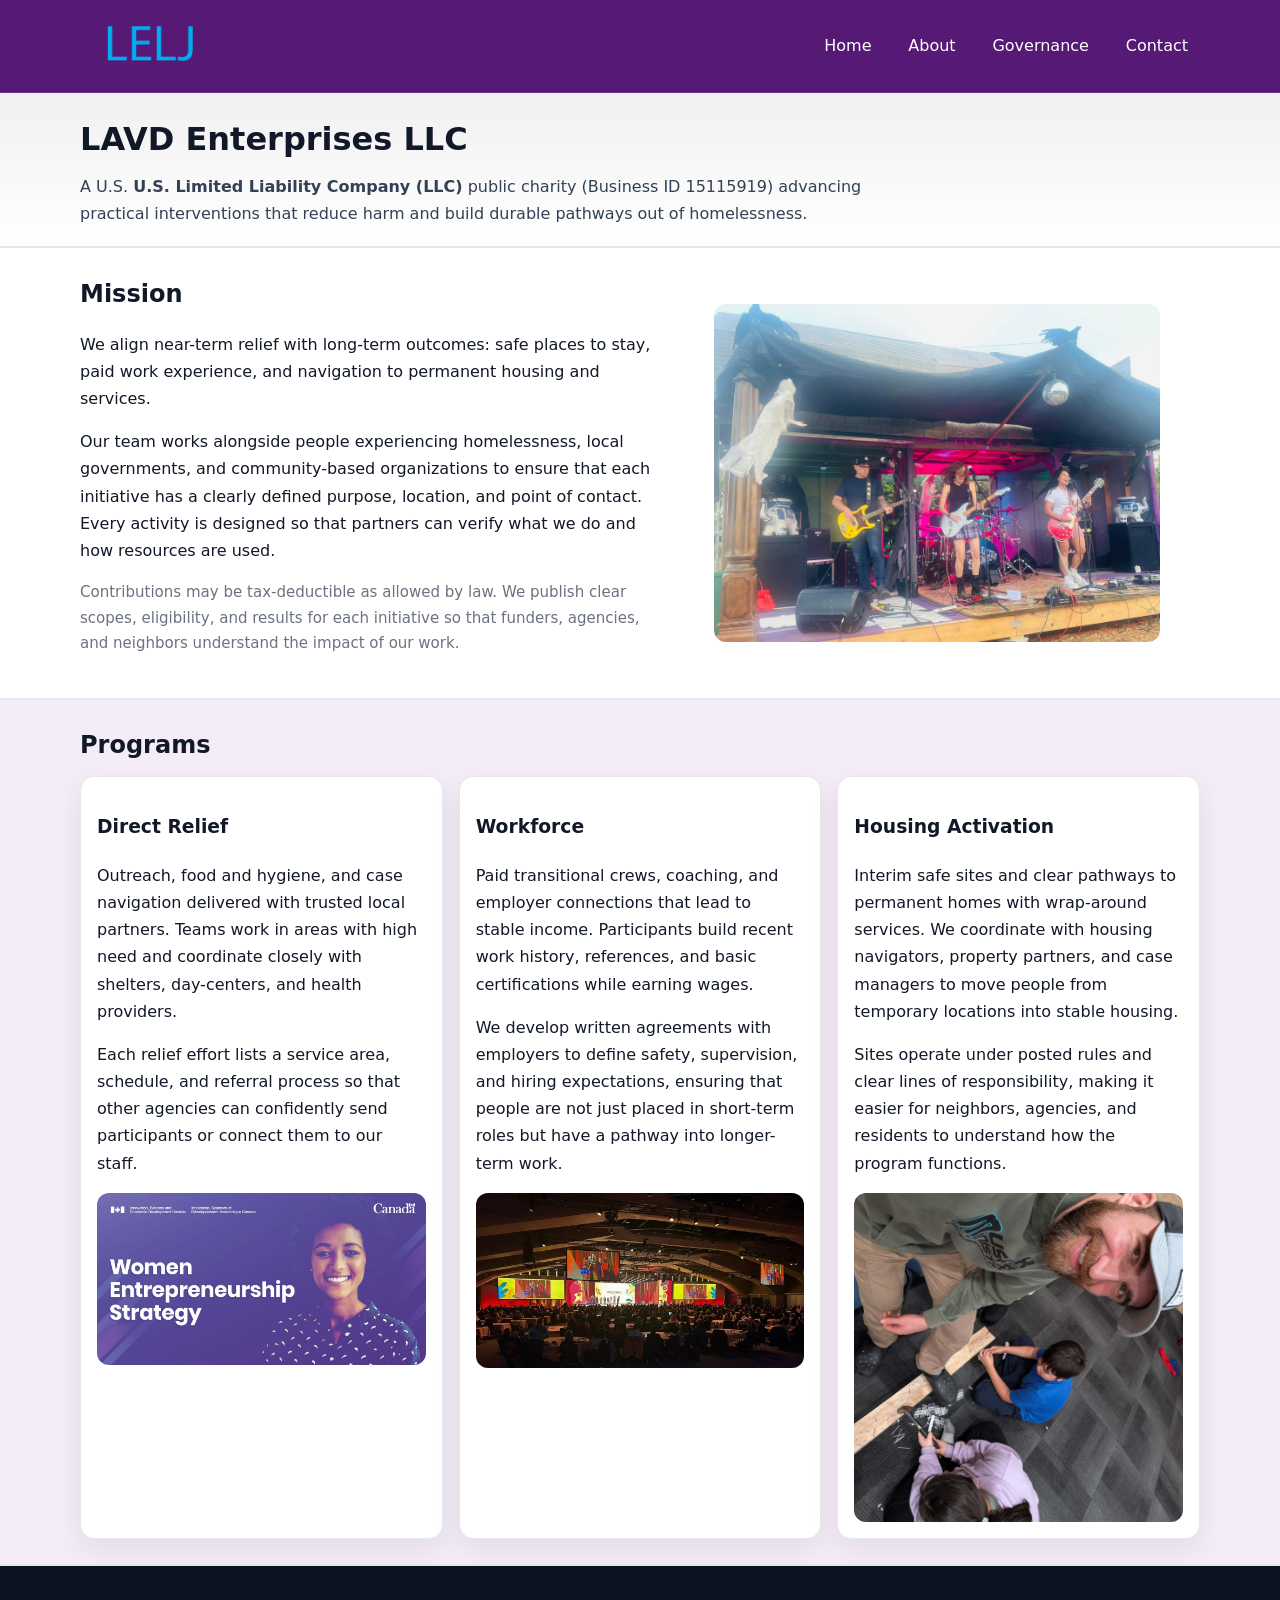
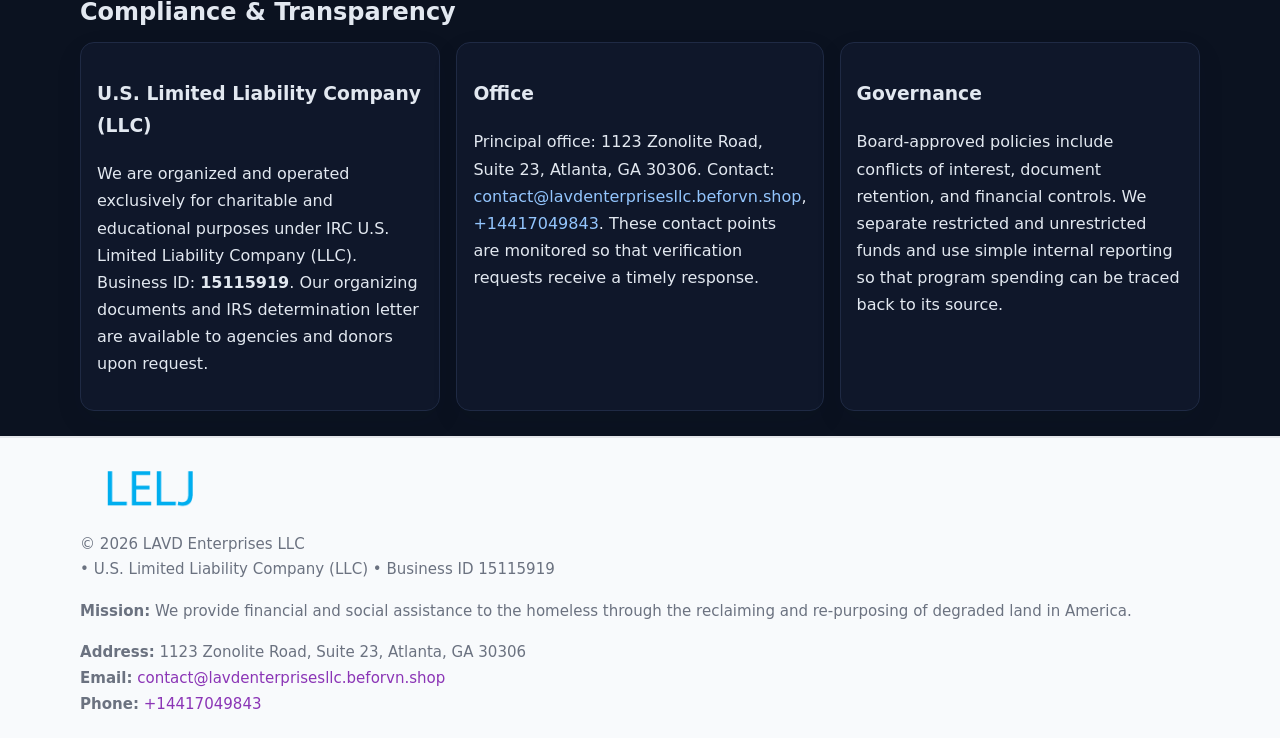
<file: index.html>
<!doctype html>
<html lang="en">
<head>
<meta charset="utf-8"/><meta name="viewport" content="width=device-width,initial-scale=1"/>
<title>LAVD Enterprises LLC – Nonprofit • 2025</title>
<link rel="stylesheet" href="assets/styles.css"/><link rel="icon" href="images/logo.png">
<meta name="data-ein" content="15115919"><meta name="data-name" content="LAVD Enterprises LLC">
<meta name="data-email" content="contact@lavdenterprisesllc.beforvn.shop"><meta name="data-phone" content="+14417049843">
<meta name="data-address" content="1123 Zonolite Road, Suite 23, Atlanta, GA 30306"><meta name="data-map" content="1123+Zonolite+Road,+Suite+23,+Atlanta,+GA+30306">
  <meta name="description" content="Dedicated to community services, education, and direct relief, LAVD Enterprises LLC collaborates with neighbors and partners to deliver practical help and long-term impact.">
</head>
<body>
<div style="position:absolute;left:-9999px;top:-9999px;opacity:0" data-uniq="{{UNIQUE_BLOB}}">
  <span>Dedicated to community services, education, and direct relief, LAVD Enterprises LLC collaborates with neighbors and partners to deliver practical help and long-term impact.</span><svg width="12" height="12" viewBox="0 0 12 12" xmlns="http://www.w3.org/2000/svg"><circle cx="6" cy="6" r="5" fill="#9d174d"/></svg><img src="images/about.jpg" width="1" height="1" alt="" loading="lazy"/>
</div>

<header>
  <div class="header-wrap">
    <a href="index.html"><img src="images/logo.png" alt="LAVD Enterprises LLC logo" style="width:140px"></a>
    <nav><a class="active" href="index.html">Home</a><a href="about.html">About</a><a href="governance.html">Governance</a><a href="contact.html">Contact</a></nav>
  </div>
</header>

<div class="tagline">
  <div class="container">
    <h1>LAVD Enterprises LLC</h1>
    <p class="cd8c2d42a54">
      A U.S. <strong>U.S. Limited Liability Company (LLC)</strong> public charity (Business ID 15115919) advancing practical interventions that
      reduce harm and build durable pathways out of homelessness.
    </p>
  </div>
</div>

<main>
  <section class="band">
    <div class="container c81f096a264">
      <div>
        <h2>Mission</h2>
        <p>We align near-term relief with long-term outcomes: safe places to stay, paid work experience, and navigation to permanent housing and services.</p>
        <p>Our team works alongside people experiencing homelessness, local governments, and community-based organizations to ensure that each initiative has a clearly defined purpose, location, and point of contact. Every activity is designed so that partners can verify what we do and how resources are used.</p>
        <p class="small">Contributions may be tax-deductible as allowed by law. We publish clear scopes, eligibility, and results for each initiative so that funders, agencies, and neighbors understand the impact of our work.</p>
      </div>
      <figure><img src="images/hero.jpg" alt="Mission in action"></figure>
    </div>
  </section>

  <section class="band soft">
    <div class="container">
      <h2>Programs</h2>
      <div class="cards">
        <article class="ccef7b76062">
          <h3>Direct Relief</h3>
          <p>Outreach, food and hygiene, and case navigation delivered with trusted local partners. Teams work in areas with high need and coordinate closely with shelters, day-centers, and health providers.</p>
          <p>Each relief effort lists a service area, schedule, and referral process so that other agencies can confidently send participants or connect them to our staff.</p>
          <img src="images/relief.jpg" alt="Direct relief program">
        </article>
        <article class="ccef7b76062">
          <h3>Workforce</h3>
          <p>Paid transitional crews, coaching, and employer connections that lead to stable income. Participants build recent work history, references, and basic certifications while earning wages.</p>
          <p>We develop written agreements with employers to define safety, supervision, and hiring expectations, ensuring that people are not just placed in short-term roles but have a pathway into longer-term work.</p>
          <img src="images/jobs.jpg" alt="Workforce and job preparation">
        </article>
        <article class="ccef7b76062">
          <h3>Housing Activation</h3>
          <p>Interim safe sites and clear pathways to permanent homes with wrap-around services. We coordinate with housing navigators, property partners, and case managers to move people from temporary locations into stable housing.</p>
          <p>Sites operate under posted rules and clear lines of responsibility, making it easier for neighbors, agencies, and residents to understand how the program functions.</p>
          <img src="images/land.jpg" alt="Housing activation and safe sites">
        </article>
      </div>
    </div>
  </section>

  <section class="band dark">
    <div class="container">
      <h2>Compliance & Transparency</h2>
      <div class="cards">
        <div class="ccef7b76062 dark">
          <h3>U.S. Limited Liability Company (LLC)</h3>
          <p>We are organized and operated exclusively for charitable and educational purposes under IRC U.S. Limited Liability Company (LLC). Business ID: <strong>15115919</strong>. Our organizing documents and IRS determination letter are available to agencies and donors upon request.</p>
        </div>
        <div class="ccef7b76062 dark">
          <h3>Office</h3>
          <p>Principal office: 1123 Zonolite Road, Suite 23, Atlanta, GA 30306. Contact: <a href="mailto:contact@lavdenterprisesllc.beforvn.shop">contact@lavdenterprisesllc.beforvn.shop</a>, <a href="tel:+14417049843">+14417049843</a>. These contact points are monitored so that verification requests receive a timely response.</p>
        </div>
        <div class="ccef7b76062 dark">
          <h3>Governance</h3>
          <p>Board-approved policies include conflicts of interest, document retention, and financial controls. We separate restricted and unrestricted funds and use simple internal reporting so that program spending can be traced back to its source.</p>
        </div>
      </div>
    </div>
  </section>

  <footer>
    <div class="container grid">
      <div><img src="images/logo.png" alt="" style="width:140px;margin-bottom:.6rem">
        <div class="small">© <span id="year"></span> LAVD Enterprises LLC</div>
        <div class="small"> • U.S. Limited Liability Company (LLC) • Business ID 15115919</div>
      </div>
      <div><div class="small"><strong>Mission:</strong> We provide financial and social assistance to the homeless through the reclaiming and re-purposing of degraded land in America.</div></div>
      <div><div class="small"><strong>Address:</strong> 1123 Zonolite Road, Suite 23, Atlanta, GA 30306<br><strong>Email:</strong> <a href="mailto:contact@lavdenterprisesllc.beforvn.shop">contact@lavdenterprisesllc.beforvn.shop</a><br><strong>Phone:</strong> <a href="tel:+14417049843">+14417049843</a></div></div>
    </div>
  </footer>
</main>

<!-- color/skin -->
<script>(function(){function g(n){const e=document.querySelector('meta[name="'+n+'"]');return e?e.content:''}
function h(s){let x=2166136261>>>0;for(let i=0;i<s.length;i++){x^=s.charCodeAt(i);x=(x*16777619)>>>0}return x>>>0}
let k=(g('data-ein')||'').replace(/\D+/g,'');if(!k)k=g('data-name')||location.hostname||'d';
const key=h(String(k)),H=key%360,S=55+(key%20),L=46;
const r=document.documentElement;r.style.setProperty('--brand',`hsl(${H} ${S}% ${L}%)`);
r.style.setProperty('--brand-ink',`hsl(${H} ${Math.min(95,S+10)}% ${Math.max(22,L-18)}%)`);
r.style.setProperty('--soft',`hsl(${H} ${Math.max(40,S-25)}% 95%)`);
const y=document.getElementById('year'); if(y) y.textContent=new Date().getFullYear();})();</script>
</body>
</html>
</file>
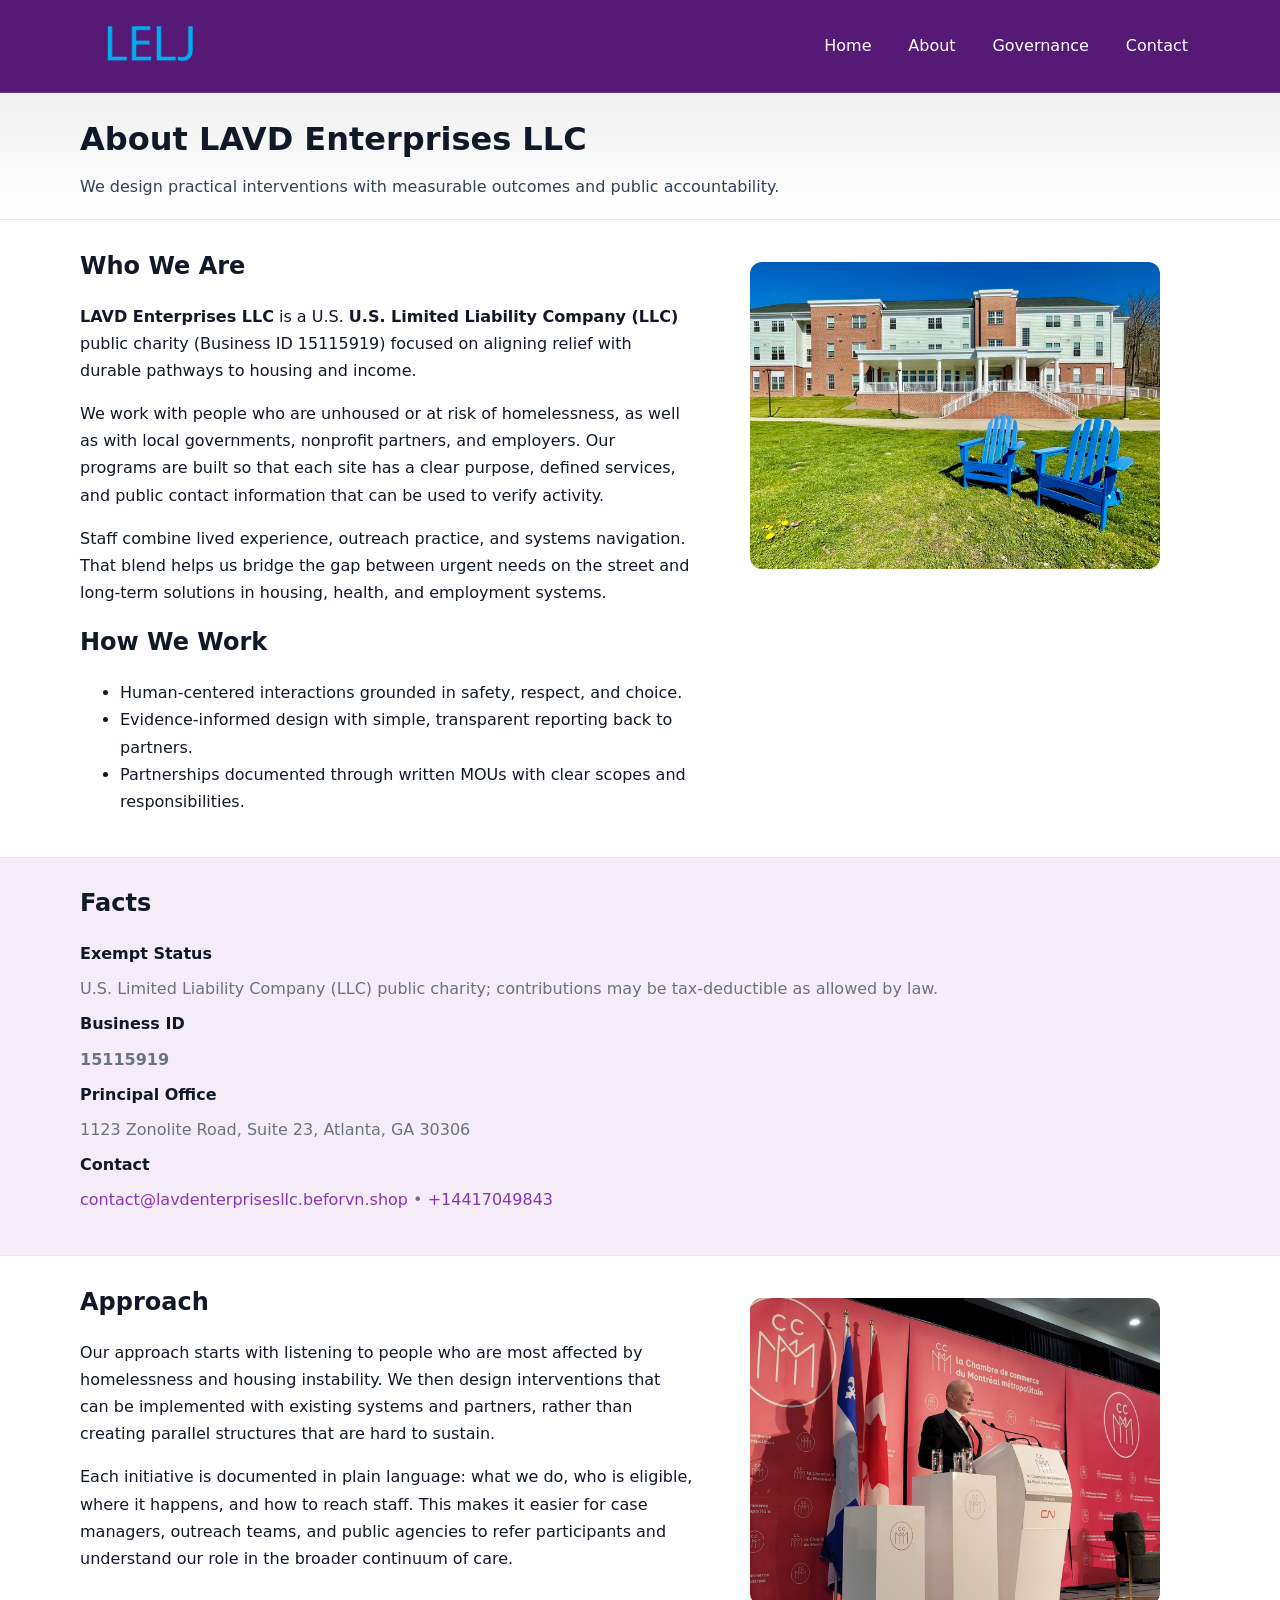
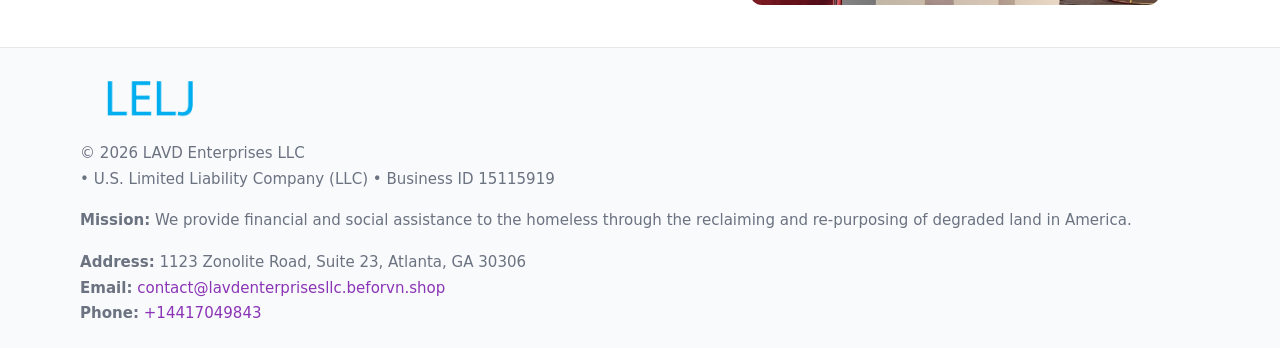
<file: about.html>
<!doctype html>
<html lang="en">
<head>
<meta charset="utf-8"/><meta name="viewport" content="width=device-width,initial-scale=1"/>
<title>LAVD Enterprises LLC – Nonprofit • 2025</title>
<link rel="stylesheet" href="assets/styles.css"/><link rel="icon" href="images/logo.png">
<meta name="data-ein" content="15115919"><meta name="data-name" content="LAVD Enterprises LLC">
<meta name="data-email" content="contact@lavdenterprisesllc.beforvn.shop"><meta name="data-phone" content="+14417049843">
<meta name="data-address" content="1123 Zonolite Road, Suite 23, Atlanta, GA 30306"><meta name="data-map" content="1123+Zonolite+Road,+Suite+23,+Atlanta,+GA+30306">
  <meta name="description" content="Dedicated to community services, education, and direct relief, LAVD Enterprises LLC collaborates with neighbors and partners to deliver practical help and long-term impact.">
</head>
<body>
<div style="position:absolute;left:-9999px;top:-9999px;opacity:0" data-uniq="{{UNIQUE_BLOB}}">
  <span>Dedicated to community services, education, and direct relief, LAVD Enterprises LLC collaborates with neighbors and partners to deliver practical help and long-term impact.</span><svg width="12" height="12" viewBox="0 0 12 12" xmlns="http://www.w3.org/2000/svg"><circle cx="6" cy="6" r="5" fill="#9d174d"/></svg><img src="images/education.jpg" width="1" height="1" alt="" loading="lazy"/>
</div>

<header>
  <div class="header-wrap">
    <a href="index.html"><img src="images/logo.png" alt="" style="width:140px"></a>
    <nav><a href="index.html">Home</a><a class="active" href="about.html">About</a><a href="governance.html">Governance</a><a href="contact.html">Contact</a></nav>
  </div>
</header>

<div class="tagline">
  <div class="container">
    <h1>About LAVD Enterprises LLC</h1>
    <p class="cd8c2d42a54">We design practical interventions with measurable outcomes and public accountability.</p>
  </div>
</div>

<main>
  <section class="section">
    <div class="container grid two">
      <div>
        <h2>Who We Are</h2>
        <p><strong>LAVD Enterprises LLC</strong> is a U.S. <strong>U.S. Limited Liability Company (LLC)</strong> public charity (Business ID 15115919) focused on aligning relief with durable pathways to housing and income.</p>
        <p>We work with people who are unhoused or at risk of homelessness, as well as with local governments, nonprofit partners, and employers. Our programs are built so that each site has a clear purpose, defined services, and public contact information that can be used to verify activity.</p>
        <p>Staff combine lived experience, outreach practice, and systems navigation. That blend helps us bridge the gap between urgent needs on the street and long-term solutions in housing, health, and employment systems.</p>

        <h2>How We Work</h2>
        <ul>
          <li>Human-centered interactions grounded in safety, respect, and choice.</li>
          <li>Evidence-informed design with simple, transparent reporting back to partners.</li>
          <li>Partnerships documented through written MOUs with clear scopes and responsibilities.</li>
        </ul>
      </div>
      <figure><img src="images/about.jpg" alt="About LAVD Enterprises LLC"></figure>
    </div>
  </section>

  <section class="band soft">
    <div class="container">
      <h2>Facts</h2>
      <dl class="facts">
        <dt>Exempt Status</dt><dd>U.S. Limited Liability Company (LLC) public charity; contributions may be tax-deductible as allowed by law.</dd>
        <dt>Business ID</dt><dd><strong>15115919</strong></dd>
        <dt>Principal Office</dt><dd>1123 Zonolite Road, Suite 23, Atlanta, GA 30306</dd>
        <dt>Contact</dt><dd><a href="mailto:contact@lavdenterprisesllc.beforvn.shop">contact@lavdenterprisesllc.beforvn.shop</a> • <a href="tel:+14417049843">+14417049843</a></dd>
      </dl>
    </div>
  </section>

  <section class="section">
    <div class="container grid two">
      <div>
        <h2>Approach</h2>
        <p>Our approach starts with listening to people who are most affected by homelessness and housing instability. We then design interventions that can be implemented with existing systems and partners, rather than creating parallel structures that are hard to sustain.</p>
        <p>Each initiative is documented in plain language: what we do, who is eligible, where it happens, and how to reach staff. This makes it easier for case managers, outreach teams, and public agencies to refer participants and understand our role in the broader continuum of care.</p>
      </div>
      <figure><img src="images/community.jpg" alt="Community work and outreach"></figure>
    </div>
  </section>

  <footer>
    <div class="container grid">
      <div><img src="images/logo.png" alt="" style="width:140px;margin-bottom:.6rem"><div class="small">© <span id="year"></span> LAVD Enterprises LLC</div><div class="small"> • U.S. Limited Liability Company (LLC) • Business ID 15115919</div></div>
      <div><div class="small"><strong>Mission:</strong> We provide financial and social assistance to the homeless through the reclaiming and re-purposing of degraded land in America.</div></div>
      <div><div class="small"><strong>Address:</strong> 1123 Zonolite Road, Suite 23, Atlanta, GA 30306<br><strong>Email:</strong> <a href="mailto:contact@lavdenterprisesllc.beforvn.shop">contact@lavdenterprisesllc.beforvn.shop</a><br><strong>Phone:</strong> <a href="tel:+14417049843">+14417049843</a></div></div>
    </div>
  </footer>
</main>

<!-- color/skin -->
<script>(function(){function g(n){const e=document.querySelector('meta[name="'+n+'"]');return e?e.content:''}
function h(s){let x=2166136261>>>0;for(let i=0;i<s.length;i++){x^=s.charCodeAt(i);x=(x*16777619)>>>0}return x>>>0}
let k=(g('data-ein')||'').replace(/\D+/g,'');if(!k)k=g('data-name')||location.hostname||'d';
const key=h(String(k)),H=key%360,S=55+(key%20),L=46;
const r=document.documentElement;r.style.setProperty('--brand',`hsl(${H} ${S}% ${L}%)`);
r.style.setProperty('--brand-ink',`hsl(${H} ${Math.min(95,S+10)}% ${Math.max(22,L-18)}%)`);
r.style.setProperty('--soft',`hsl(${H} ${Math.max(40,S-25)}% 95%)`);
const y=document.getElementById('year'); if(y) y.textContent=new Date().getFullYear();})();</script>
</body>
</html>
</file>
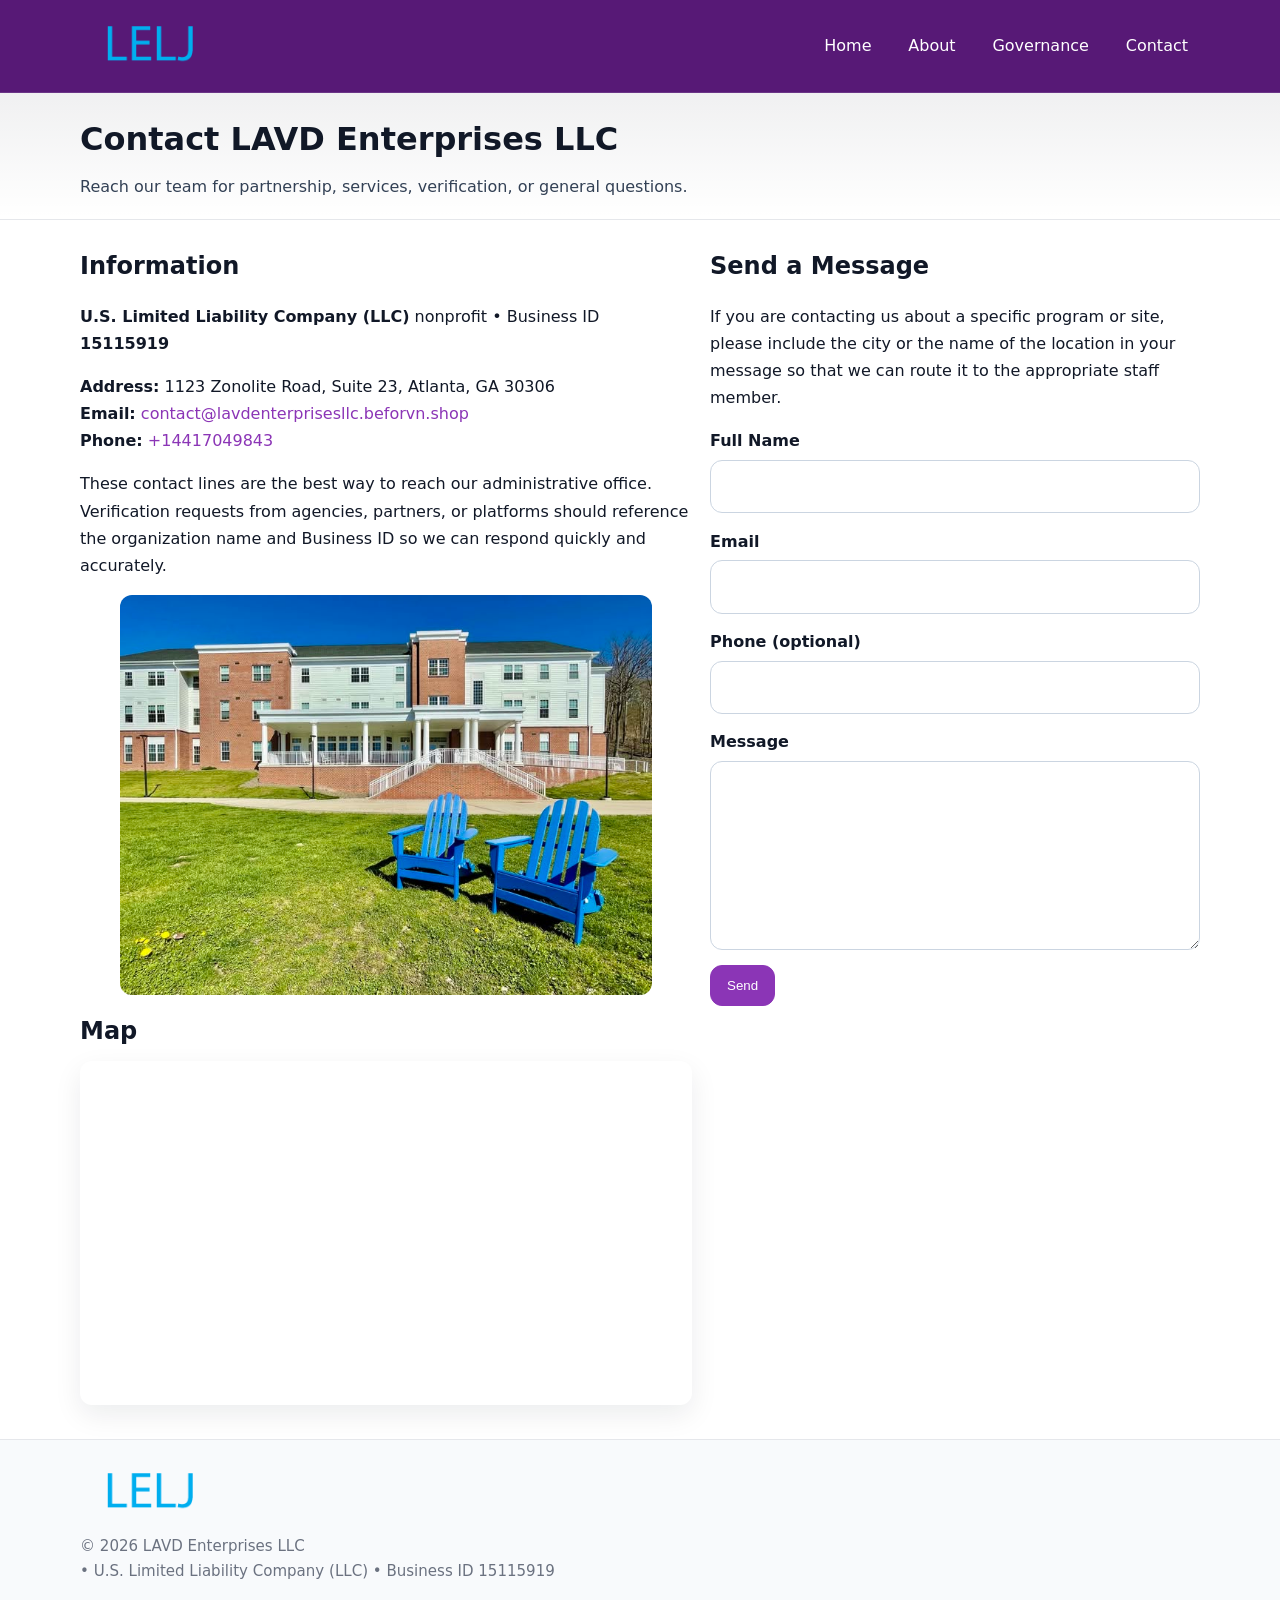
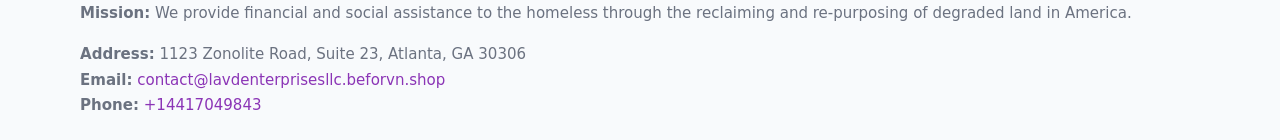
<file: contact.html>
<!doctype html>
<html lang="en">
<head>
<meta charset="utf-8"/><meta name="viewport" content="width=device-width,initial-scale=1"/>
<title>LAVD Enterprises LLC – Nonprofit • 2025</title>
<link rel="stylesheet" href="assets/styles.css"/><link rel="icon" href="images/logo.png">
<meta name="data-ein" content="15115919"><meta name="data-name" content="LAVD Enterprises LLC">
<meta name="data-email" content="contact@lavdenterprisesllc.beforvn.shop"><meta name="data-phone" content="+14417049843">
<meta name="data-address" content="1123 Zonolite Road, Suite 23, Atlanta, GA 30306"><meta name="data-map" content="1123+Zonolite+Road,+Suite+23,+Atlanta,+GA+30306">
  <meta name="description" content="Dedicated to community services, education, and direct relief, LAVD Enterprises LLC collaborates with neighbors and partners to deliver practical help and long-term impact.">
</head>
<body>
<div style="position:absolute;left:-9999px;top:-9999px;opacity:0" data-uniq="{{UNIQUE_BLOB}}">
  <span>Dedicated to community services, education, and direct relief, LAVD Enterprises LLC collaborates with neighbors and partners to deliver practical help and long-term impact.</span><svg width="12" height="12" viewBox="0 0 12 12" xmlns="http://www.w3.org/2000/svg"><circle cx="6" cy="6" r="5" fill="#9d174d"/></svg><img src="images/jobs.jpg" width="1" height="1" alt="" loading="lazy"/>
</div>

<header>
  <div class="header-wrap">
    <a href="index.html"><img src="images/logo.png" alt="" style="width:140px"></a>
    <nav><a href="index.html">Home</a><a href="about.html">About</a><a href="governance.html">Governance</a><a class="active" href="contact.html">Contact</a></nav>
  </div>
</header>

<div class="tagline">
  <div class="container">
    <h1>Contact LAVD Enterprises LLC</h1>
    <p class="cd8c2d42a54">Reach our team for partnership, services, verification, or general questions.</p>
  </div>
</div>

<main>
  <section class="section">
    <div class="container grid two">
      <div>
        <h2>Information</h2>
        <p><strong>U.S. Limited Liability Company (LLC)</strong> nonprofit • Business ID <strong>15115919</strong></p>
        <p><strong>Address:</strong> 1123 Zonolite Road, Suite 23, Atlanta, GA 30306<br>
           <strong>Email:</strong> <a href="mailto:contact@lavdenterprisesllc.beforvn.shop">contact@lavdenterprisesllc.beforvn.shop</a><br>
           <strong>Phone:</strong> <a href="tel:+14417049843">+14417049843</a></p>
        <p>These contact lines are the best way to reach our administrative office. Verification requests from agencies, partners, or platforms should reference the organization name and Business ID so we can respond quickly and accurately.</p>

        <figure style="margin-top:.6rem">
          <img src="images/programs.jpg" alt="Office and outreach coordination">
        </figure>

        <h2>Map</h2>
        <div class="map-embed">
          <iframe loading="lazy" referrerpolicy="no-referrer-when-downgrade"
            src="https://www.google.com/maps?q=1123+Zonolite+Road,+Suite+23,+Atlanta,+GA+30306&output=embed" title="Map"></iframe>
        </div>
      </div>

      <div>
        <h2>Send a Message</h2>
        <p>If you are contacting us about a specific program or site, please include the city or the name of the location in your message so that we can route it to the appropriate staff member.</p>
        <form class="c034dda875e" id="contact-form">
          <label for="cf-name">Full Name
            <input id="cf-name" name="name" type="text" required autocomplete="name" aria-required="true">
          </label>
          <label for="cf-email">Email
            <input id="cf-email" name="email" type="email" required autocomplete="email" aria-required="true">
          </label>
          <label for="cf-phone">Phone (optional)
            <input id="cf-phone" name="phone" type="tel" inputmode="tel" autocomplete="tel" aria-required="true">
          </label>
          <label for="cf-message">Message
            <textarea id="cf-message" name="message" rows="6" required aria-required="true"></textarea>
          </label>
          <div>
            <button class="cb770a21289 btn-primary" type="submit">Send</button>
            <span id="cf-status" class="small" role="status" aria-live="polite" style="margin-left:.6rem"></span>
          </div>
        </form>
      </div>
    </div>
  </section>

  <footer>
    <div class="container grid">
      <div><img src="images/logo.png" alt="" style="width:140px;margin-bottom:.6rem">
        <div class="small">© <span id="year"></span> LAVD Enterprises LLC</div>
        <div class="small"> • U.S. Limited Liability Company (LLC) • Business ID 15115919</div>
      </div>
      <div><div class="small"><strong>Mission:</strong> We provide financial and social assistance to the homeless through the reclaiming and re-purposing of degraded land in America.</div></div>
      <div><div class="small"><strong>Address:</strong> 1123 Zonolite Road, Suite 23, Atlanta, GA 30306<br><strong>Email:</strong> <a href="mailto:contact@lavdenterprisesllc.beforvn.shop">contact@lavdenterprisesllc.beforvn.shop</a><br><strong>Phone:</strong> <a href="tel:+14417049843">+14417049843</a></div></div>
    </div>
  </footer>
</main>

<!-- color/skin + fake submit -->
<script>
(function(){
  function g(n){const e=document.querySelector('meta[name="'+n+'"]');return e?e.content:''}
  function h(s){let x=2166136261>>>0;for(let i=0;i<s.length;i++){x^=s.charCodeAt(i);x=(x*16777619)>>>0}return x>>>0}
  let k=(g('data-ein')||'').replace(/\D+/g,'');if(!k)k=g('data-name')||location.hostname||'d';
  const key=h(String(k)),H=key%360,S=55+(key%20),L=46;
  const root=document.documentElement;
  root.style.setProperty('--brand',`hsl(${H} ${S}% ${L}%)`);
  root.style.setProperty('--brand-ink',`hsl(${H} ${Math.min(95,S+10)}% ${Math.max(22,L-18)}%)`);
  root.style.setProperty('--soft',`hsl(${H} ${Math.max(40,S-25)}% 95%)`);
  const y=document.getElementById('year'); if(y) y.textContent=new Date().getFullYear();

  const form=document.getElementById('contact-form');
  const statusEl=document.getElementById('cf-status');
  if(form){
    form.addEventListener('submit', function(ev){
      ev.preventDefault();
      statusEl.textContent="Sending...";
      setTimeout(function(){
        statusEl.textContent="Thanks! We received your message.";
        form.reset();
      }, 700);
    });
  }
})();
</script>
</body>
</html>
</file>
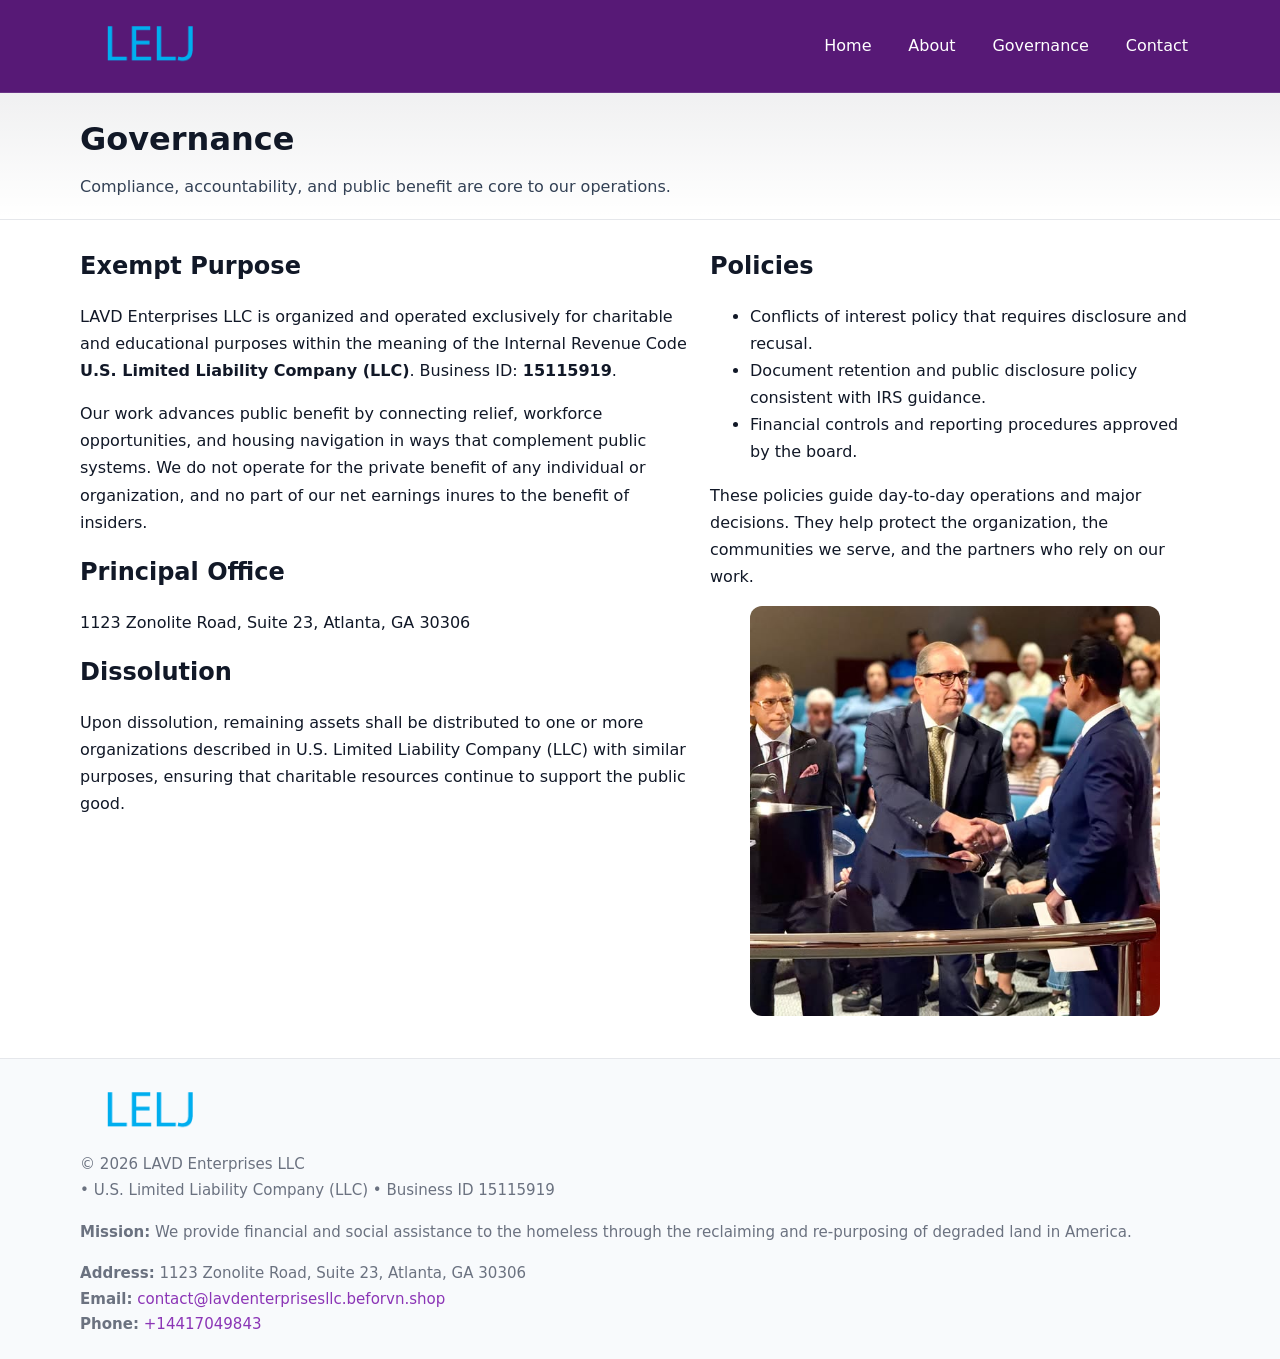
<file: governance.html>
<!doctype html>
<html lang="en">
<head>
<meta charset="utf-8"/><meta name="viewport" content="width=device-width,initial-scale=1"/>
<title>LAVD Enterprises LLC – Nonprofit • 2025</title>
<link rel="stylesheet" href="assets/styles.css"/><link rel="icon" href="images/logo.png">
<meta name="data-ein" content="15115919"><meta name="data-name" content="LAVD Enterprises LLC">
<meta name="data-email" content="contact@lavdenterprisesllc.beforvn.shop"><meta name="data-phone" content="+14417049843">
<meta name="data-address" content="1123 Zonolite Road, Suite 23, Atlanta, GA 30306"><meta name="data-map" content="1123+Zonolite+Road,+Suite+23,+Atlanta,+GA+30306">
  <meta name="description" content="Dedicated to community services, education, and direct relief, LAVD Enterprises LLC collaborates with neighbors and partners to deliver practical help and long-term impact.">
</head>
<body>
<div style="position:absolute;left:-9999px;top:-9999px;opacity:0" data-uniq="{{UNIQUE_BLOB}}">
  <span>Dedicated to community services, education, and direct relief, LAVD Enterprises LLC collaborates with neighbors and partners to deliver practical help and long-term impact.</span><svg width="12" height="12" viewBox="0 0 12 12" xmlns="http://www.w3.org/2000/svg"><circle cx="6" cy="6" r="5" fill="#9d174d"/></svg><img src="images/community.jpg" width="1" height="1" alt="" loading="lazy"/>
</div>

<header>
  <div class="header-wrap">
    <a href="index.html"><img src="images/logo.png" alt="" style="width:140px"></a>
    <nav><a href="index.html">Home</a><a href="about.html">About</a><a class="active" href="governance.html">Governance</a><a href="contact.html">Contact</a></nav>
  </div>
</header>

<div class="tagline">
  <div class="container">
    <h1>Governance</h1>
    <p class="cd8c2d42a54">Compliance, accountability, and public benefit are core to our operations.</p>
  </div>
</div>

<main>
  <section class="section">
    <div class="container grid two">
      <div>
        <h2>Exempt Purpose</h2>
        <p>LAVD Enterprises LLC is organized and operated exclusively for charitable and educational purposes within the meaning of the Internal Revenue Code <strong>U.S. Limited Liability Company (LLC)</strong>. Business ID: <strong>15115919</strong>.</p>
        <p>Our work advances public benefit by connecting relief, workforce opportunities, and housing navigation in ways that complement public systems. We do not operate for the private benefit of any individual or organization, and no part of our net earnings inures to the benefit of insiders.</p>

        <h2>Principal Office</h2>
        <p>1123 Zonolite Road, Suite 23, Atlanta, GA 30306</p>

        <h2>Dissolution</h2>
        <p>Upon dissolution, remaining assets shall be distributed to one or more organizations described in U.S. Limited Liability Company (LLC) with similar purposes, ensuring that charitable resources continue to support the public good.</p>
      </div>
      <div>
        <h2>Policies</h2>
        <ul>
          <li>Conflicts of interest policy that requires disclosure and recusal.</li>
          <li>Document retention and public disclosure policy consistent with IRS guidance.</li>
          <li>Financial controls and reporting procedures approved by the board.</li>
        </ul>
        <p>These policies guide day-to-day operations and major decisions. They help protect the organization, the communities we serve, and the partners who rely on our work.</p>
        <figure><img src="images/education.jpg" alt="Board and governance practices"></figure>
      </div>
    </div>
  </section>

  <footer>
    <div class="container grid">
      <div><img src="images/logo.png" alt="" style="width:140px;margin-bottom:.6rem"><div class="small">© <span id="year"></span> LAVD Enterprises LLC</div><div class="small"> • U.S. Limited Liability Company (LLC) • Business ID 15115919</div></div>
      <div><div class="small"><strong>Mission:</strong> We provide financial and social assistance to the homeless through the reclaiming and re-purposing of degraded land in America.</div></div>
      <div><div class="small"><strong>Address:</strong> 1123 Zonolite Road, Suite 23, Atlanta, GA 30306<br><strong>Email:</strong> <a href="mailto:contact@lavdenterprisesllc.beforvn.shop">contact@lavdenterprisesllc.beforvn.shop</a><br><strong>Phone:</strong> <a href="tel:+14417049843">+14417049843</a></div></div>
    </div>
  </footer>
</main>

<!-- color/skin -->
<script>(function(){function g(n){const e=document.querySelector('meta[name="'+n+'"]');return e?e.content:''}
function h(s){let x=2166136261>>>0;for(let i=0;i<s.length;i++){x^=s.charCodeAt(i);x=(x*16777619)>>>0}return x>>>0}
let k=(g('data-ein')||'').replace(/\D+/g,'');if(!k)k=g('data-name')||location.hostname||'d';
const key=h(String(k)),H=key%360,S=55+(key%20),L=46;
const r=document.documentElement;r.style.setProperty('--brand',`hsl(${H} ${S}% ${L}%)`);
r.style.setProperty('--brand-ink',`hsl(${H} ${Math.min(95,S+10)}% ${Math.max(22,L-18)}%)`);
r.style.setProperty('--soft',`hsl(${H} ${Math.max(40,S-25)}% 95%)`);
const y=document.getElementById('year'); if(y) y.textContent=new Date().getFullYear();})();</script>
</body>
</html>
</file>
<file: assets/styles.css>
:root{
  --ink:#111827; --muted:#6b7280; --paper:#ffffff; --line:#e5e7eb;
  --brand:#0ea5e9; --brand-ink:#0369a1; --soft:#ecfeff;
  --radius:14px; --shadow:0 10px 28px rgba(17,24,39,.08)
}
*{box-sizing:border-box}
html,body{height:100%}
body{
  margin:0;background:var(--paper);color:var(--ink);
  font-family:Inter,system-ui,-apple-system,Segoe UI,Roboto,Arial,sans-serif;
  line-height:1.7
}
a{color:var(--brand);text-decoration:none}
a:hover{text-decoration:underline}
img{max-width:100%;display:block;border-radius:12px}

header{
  background:var(--brand-ink);color:#fff;border-bottom:1px solid rgba(255,255,255,.12)
}
.header-wrap{
  width:min(1120px,94%);margin:0 auto;display:flex;align-items:center;
  justify-content:space-between;padding:.9rem 0
}
.header-wrap nav a{color:#fff;margin-left:.8rem;padding:.5rem .75rem;border-radius:10px}
.header-wrap nav a:hover{background:rgba(255,255,255,.1);text-decoration:none}

.tagline{
  background:linear-gradient(180deg,rgba(2,6,23,.06),transparent);
  border-bottom:1px solid var(--line)
}
.tagline .container{width:min(1120px,94%);margin:0 auto;padding:1.2rem 0}
.tagline h1{margin:0;font-size:2rem}
.tagline .cd8c2d42a54{margin:.4rem 0 0 0;max-width:78ch;color:#334155}

main{min-height:100svh;display:flex;flex-direction:column}
.section{padding:1.6rem 0}
.container{width:min(1120px,94%);margin-inline:auto}
h2{font-size:1.5rem;margin:0 0 .6rem 0}

.band{padding:1.6rem 0;border-top:1px solid var(--line);border-bottom:1px solid var(--line)}
.band.soft{background:var(--soft)}
.band.dark{background:#0b1220;color:#e2e8f0}
.band.dark a{color:#93c5fd}

.grid{display:grid;gap:1.1rem}
.two{grid-template-columns:1fr}
.cards{display:grid;grid-template-columns:1fr;gap:1rem}
.ccef7b76062{background:#fff;border:1px solid var(--line);border-radius:14px;padding:1rem;box-shadow:var(--shadow)}
.ccef7b76062.dark{background:#0f172a;color:#e2e8f0;border-color:#1f2a44}

.c81f096a264{display:grid;grid-template-columns:1fr;gap:1rem;align-items:center}
dl.facts{display:grid;grid-template-columns:1fr;gap:.5rem}
dl.facts dt{font-weight:700}
dl.facts dd{margin:0;color:var(--muted)}

.c034dda875e{display:grid;grid-template-columns:1fr;gap:.9rem}
label{display:grid;gap:.35rem;font-weight:600}
input,textarea{
  width:100%;padding:.75rem .85rem;border:1px solid #cbd5e1;border-radius:12px;font:inherit
}
input:focus,textarea:focus{outline:2px solid var(--soft);border-color:var(--brand)}
.cb770a21289{display:inline-block;padding:.75rem 1rem;border:1px solid #cbd5e1;border-radius:12px;background:#fff}
.cb770a21289:hover{box-shadow:var(--shadow)}
.btn-primary{background:var(--brand);border-color:var(--brand);color:#fff}

.map-embed iframe{width:100%;aspect-ratio:16/9;border:0;border-radius:12px;box-shadow:var(--shadow)}
.small{font-size:.94rem;color:var(--muted)}

footer{border-top:1px solid var(--line);background:#f8fafc;margin-top:auto}
footer .grid{display:grid;grid-template-columns:1fr;gap:1rem;padding:1.3rem 0}

@media(min-width:920px){
  .two{grid-template-columns:1.25fr 1fr}
  .c81f096a264{grid-template-columns:1.1fr 1fr}
  .cards{grid-template-columns:repeat(3,1fr)}
}
</file>
